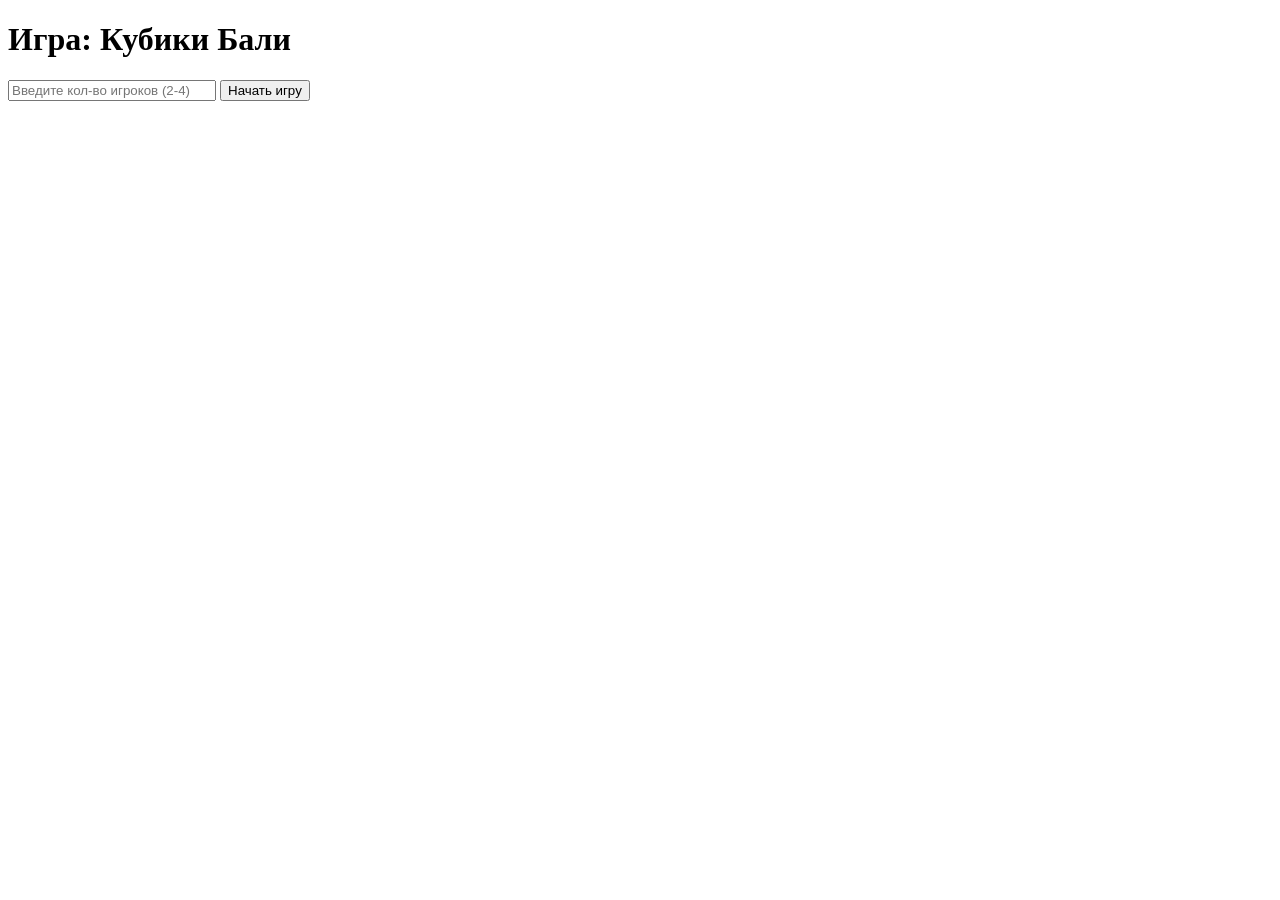
<file: Bali_cubes/index.html>
<!DOCTYPE html>
<html lang="en">
<head>
    <meta charset="UTF-8">
    <meta http-equiv="X-UA-Compatible" content="IE=edge">
    <meta name="viewport" content="width=device-width, initial-scale=1.0">
    <title>Document</title>
    <link rel="stylesheet" href="style.css">
</head>
<body>
    <h1>Игра: Кубики Бали</h1>
    <div id="layout">
        <div id="setup">
            <input type="number" id="playerCount" min="2" max="4" placeholder="Введите кол-во игроков (2-4)">
            <button onclick="startGame()">Начать игру</button>
            <p id="error-message" style="color: red;"></p>
        </div>

                
        <div id="gameBoard"></div>
        <div id="cards"></div>
        <p id="resultDice"></p>
        <div id="restartContainer"></div>
        <!-- <button class="decorate-button" id="rollDice"> Бросить кубики</button> -->
    </div>
    <script src="main.js"></script>
</body>
</html>
</file>
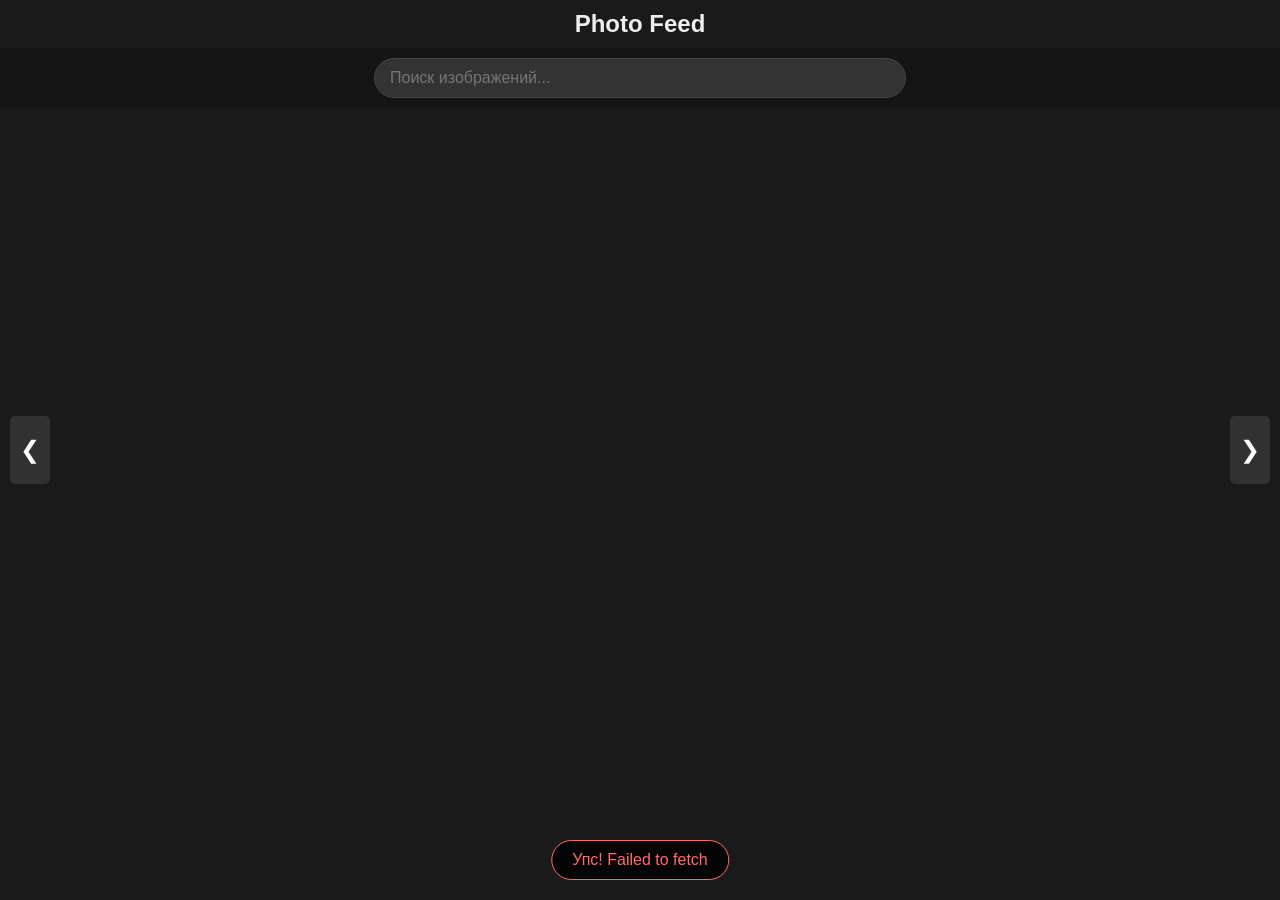
<file: feed/index.html>
<!DOCTYPE html>
<html lang="ru">
<head>
    <meta charset="UTF-8">
    <meta name="viewport" content="width=device-width, initial-scale=1.0">
    <title>Горизонтальная галерея фото</title>
    <link rel="stylesheet" href="style.css">
</head>
<body>

    <h1>Photo Feed</h1>

    <div class="search-container">
        <input type="text" id="search-input" placeholder="Поиск изображений...">
    </div>

    <div class="gallery-wrapper" id="gallery-wrapper">
        <div id="gallery-container">
            <div id="sentinel"></div>
        </div>
    </div>

    <button class="nav-btn" id="prev-btn">&#10094;</button>
    <button class="nav-btn" id="next-btn">&#10095;</button>

    <div class="status-area">
        <div id="status-loading" class="status-msg loading">Загрузка новых фото...</div>
        <div id="status-error" class="status-msg error"></div>
        <div id="status-empty" class="status-msg empty">Ничего не найдено :(</div>
    </div>

<script src="scr.js"></script>
</body>
</html>
</file>
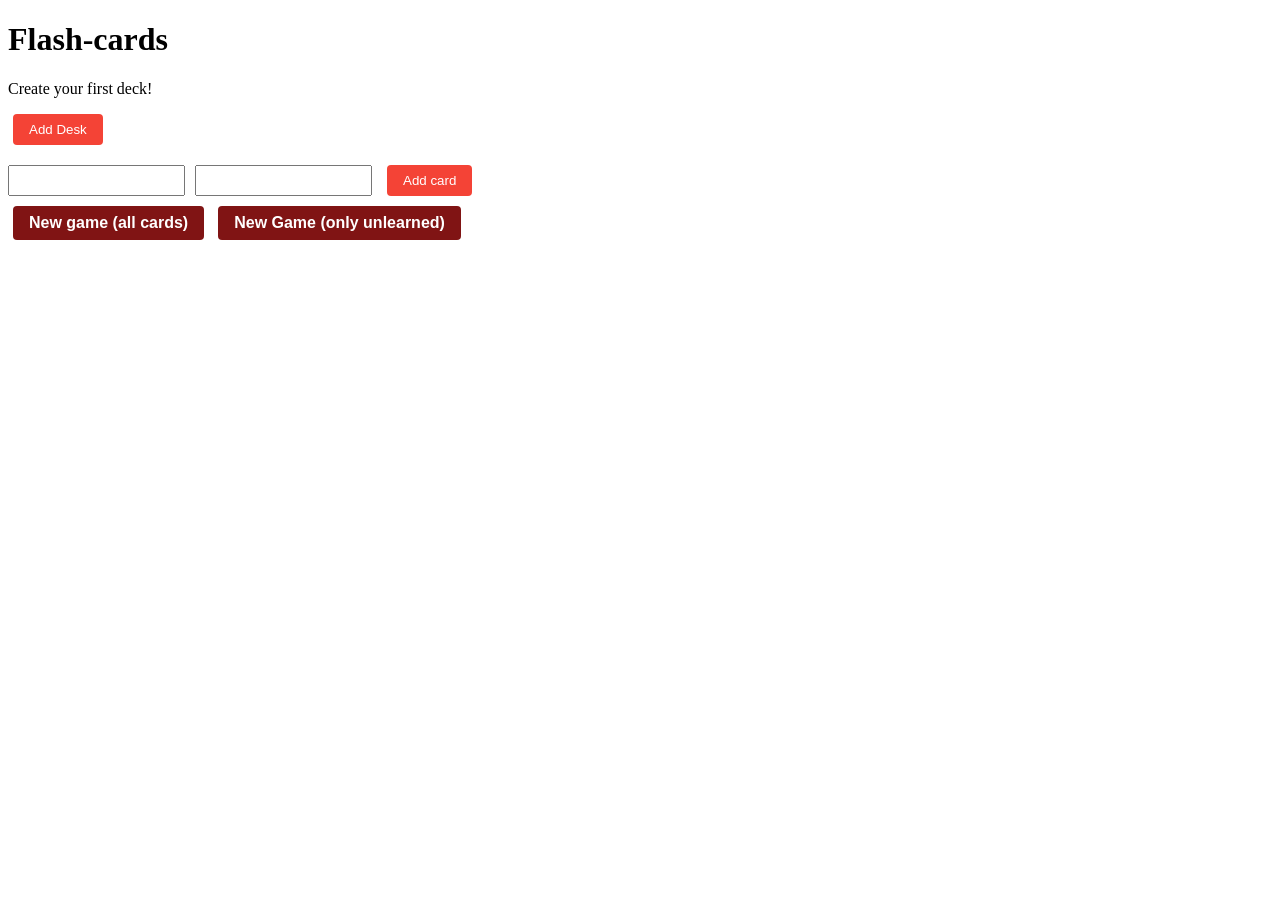
<file: flashcards/index.html>
<!DOCTYPE html>
<html lang="en">
<head>
    <meta charset="UTF-8">
    <meta http-equiv="X-UA-Compatible" content="IE=edge">
    <meta name="viewport" content="width=device-width, initial-scale=1.0">
    <link rel="stylesheet" href="styles.css">
    <title>Flash-cards</title>
</head>
<body>
    <h1>Flash-cards</h1>
    <p id="hi-message">Create your first deck!</p>
    <button id="add-deck">Add Desk</button>
    <div id="deckList"></div>

    <div class="add-card-form">
        <input type="text" id="card-front">
        <input type="text" id="card-back">


        <button id="add-card-button">Add card</button>
    </div>
    
    <div class="game-buttons">
        <button id="new-all-card-game">New game (all cards)</button>
        <button id="new-nonlearned-game"> New Game (only unlearned)</button>
    </div>
    <p id="error-message" style="color: red;"></p>

    <div id="cards-list"></div>

    <script src="app.js"></script>
</body>
</html>
</file>
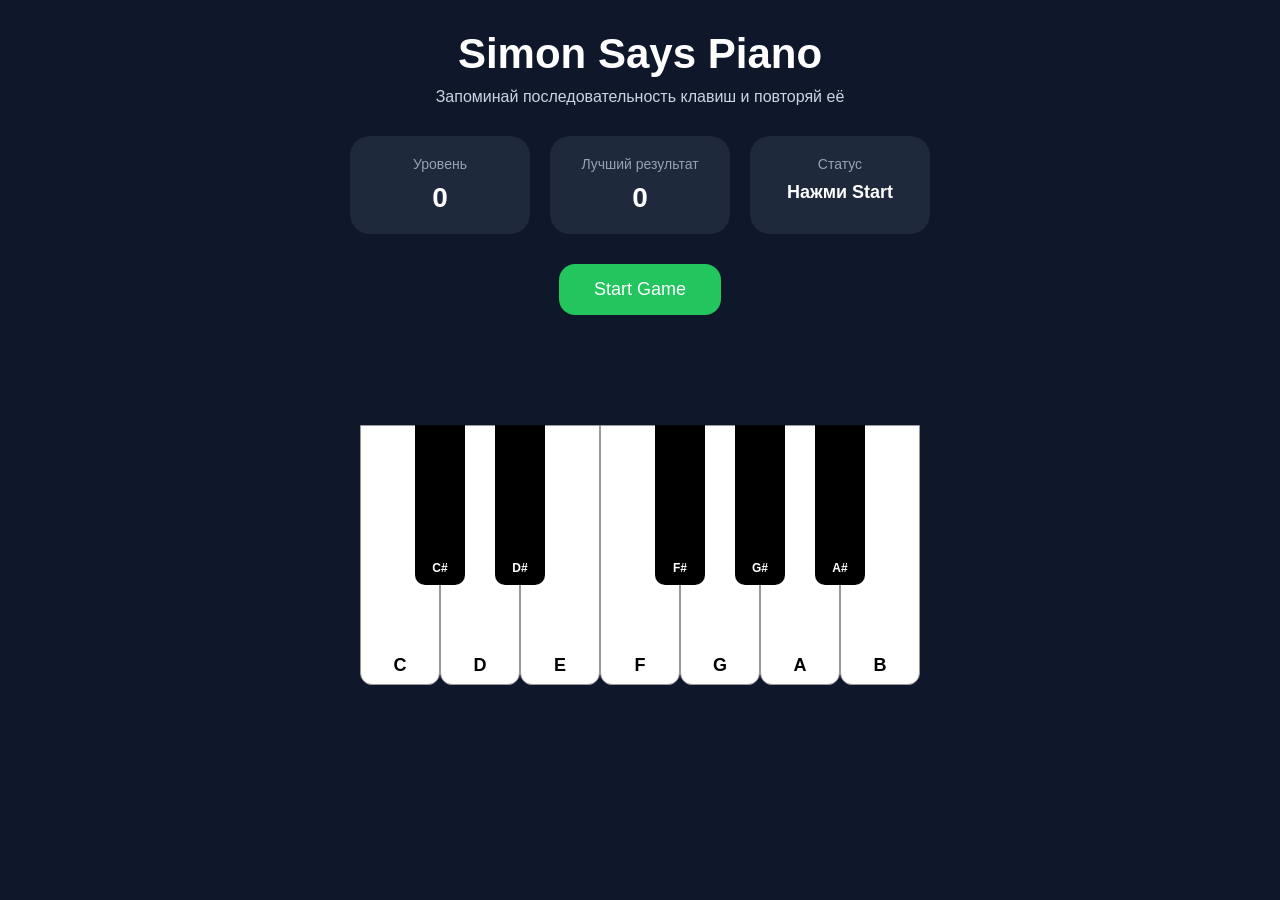
<file: Symon_says/index.html>
<!DOCTYPE html>
<html lang="ru">
<head>
  <meta charset="UTF-8" />
  <meta name="viewport" content="width=device-width, initial-scale=1.0" />
  <title>Simon Says Piano</title>
  <link rel="stylesheet" href="style.css">
</head>
<body>
  <div class="game-container">
    <h1>Simon Says Piano</h1>
    <p class="subtitle">
      Запоминай последовательность клавиш и повторяй её
    </p>

    <div class="info-panel">
      <div class="info-card">
        <span class="label">Уровень</span>
        <span id="level">0</span>
      </div>

      <div class="info-card">
        <span class="label">Лучший результат</span>
        <span id="best-score">0</span>
      </div>

      <div class="info-card">
        <span class="label">Статус</span>
        <span id="status">Нажми Start</span>
      </div>
    </div>

    <button id="start-btn">Start Game</button>

    <div id="countdown"></div>

    <div class="piano-wrapper">
      <div class="piano">
        <button class="key white" data-index="0">C</button>
        <button class="key black black-1" data-index="1">C#</button>

        <button class="key white" data-index="2">D</button>
        <button class="key black black-2" data-index="3">D#</button>

        <button class="key white" data-index="4">E</button>
        <button class="key white" data-index="5">F</button>
        <button class="key black black-3" data-index="6">F#</button>

        <button class="key white" data-index="7">G</button>
        <button class="key black black-4" data-index="8">G#</button>

        <button class="key white" data-index="9">A</button>
        <button class="key black black-5" data-index="10">A#</button>

        <button class="key white" data-index="11">B</button>
      </div>
    </div>
  </div>

  <script src="script.js"></script>
</body>
</html>
</file>
<file: Bali_cubes/style.css>
.decorate-button{
    background-color: #F5F5DC;
}
input{
  width: 200px;
}
#cards {
    display: flex;
    gap: 10px;
    flex-wrap: wrap;
    margin-bottom: 20px;
  }
  
.card {
  width: 30px;
  height: 20px;
  display: flex;
  align-items: center;
  justify-content: center;

  border: 3px solid orange;
  background-color: #ffe5cc;
  border-radius: 8px;
  font-weight: bold;
}

.card.used {
  background-color: lightgray;
  border: 3px solid gray;
  color: #555;
}

#gameBoard {
  display: flex;
  flex-direction: column;
  align-items: center;
  gap: 20px;
}

.middle-row {
  display: flex;
  align-items: center;
  gap: 40px;
}

.player-area.vertical {
  display: flex;
  flex-direction: column;
  gap: 5px;
}

.player-area.horizontal {
  display: flex;
  gap: 5px;
}

#centerArea {
  display: flex;
  flex-direction: column;
  align-items: center;
  gap: 20px;
}

#layout {
  display: flex;
  justify-content: flex-start;
  align-items: flex-start;
  gap: 35px;
}

#leftSide {
  flex: 1;
}

#rightSide {
  width: 250px;
  display: flex;
  flex-direction: column;
  gap: 20px;
}

.player-block {
  margin-bottom: 25px;
}

.player-cards {
  display: flex;
  gap: 8px;
  flex-wrap: wrap;
}

.player-title {
  font-weight: bold;
  margin-bottom: 8px;
}

.rollDice {
  margin-top: auto; 
  width: 120px;
}

#resultDice {
  min-height: 110px;
}
</file>
<file: feed/style.css>
:root {
    --bg-color: #1a1a1a;
    --text-color: #eee;
    --card-bg: #2a2a2a;
    --accent: #ffc107;
}

body {
    font-family: 'Segoe UI', Roboto, Helvetica, Arial, sans-serif;
    background-color: var(--bg-color);
    color: var(--text-color);
    margin: 0;
    padding: 0;
    display: flex;
    flex-direction: column;
    height: 100vh;
    overflow: hidden;
}

h1 {
    text-align: center;
    margin: 10px 0;
    font-size: 1.5rem;
}

.search-container {
    padding: 10px 20px;
    display: flex;
    justify-content: center;
    background: rgba(0,0,0,0.2);
}

#search-input {
    width: 100%;
    max-width: 500px;
    padding: 10px 15px;
    font-size: 16px;
    border: 1px solid #444;
    border-radius: 20px;
    background: #333;
    color: white;
    outline: none;
}
#search-input:focus { border-color: var(--accent); }

.gallery-wrapper {
    flex: 1;
    display: flex;
    align-items: center;
    overflow-x: auto;
    overflow-y: hidden;
    padding: 20px 0;
    scroll-behavior: smooth; 
    scrollbar-width: thin;
    scrollbar-color: var(--accent) #333;
}

#gallery-container {
    display: flex;
    padding: 0 50px;
}


.photo-card {
    flex: 0 0 auto;
    width: 300px;
    height: 400px;
    margin-right: 20px;
    background: var(--card-bg);
    border-radius: 12px;
    overflow: hidden;
    box-shadow: 0 4px 15px rgba(0,0,0,0.5);
    display: flex;
    flex-direction: column;
    transition: transform 0.3s ease;
    animation: fadeIn 0.5s ease;
}

@keyframes fadeIn {
    from { opacity: 0; transform: translateX(50px); }
    to { opacity: 1; transform: translateX(0); }
}

.photo-card:hover { transform: translateY(-5px); }

.photo-card img {
    width: 100%;
    height: 300px;
    object-fit: cover;
    border-bottom: 2px solid var(--accent);
}

.photo-card-info {
    padding: 15px;
    flex: 1;
    display: flex;
    flex-direction: column;
    justify-content: space-between;
}

.photo-title {
    font-size: 0.9rem;
    margin: 0;
    text-transform: capitalize;
    display: -webkit-box;
    -webkit-line-clamp: 2;
    -webkit-box-orient: vertical;
    overflow: hidden;
}

.photo-id { font-size: 0.75rem; color: #888; margin-top: 5px; }

.status-area {
    position: fixed;
    bottom: 20px;
    left: 50%;
    transform: translateX(-50%);
    z-index: 100;
    text-align: center;
}

.status-msg { background: rgba(0,0,0,0.8); padding: 10px 20px; border-radius: 20px; display: none;}
.error { color: #ff6b6b; border: 1px solid #ff6b6b; display: block; }
.loading { color: var(--accent); display: block;}
.empty { color: #ccc; display: block;}

#sentinel {
    flex: 0 0 auto;
    width: 50px;
    height: 100%;
}

.nav-btn {
    position: fixed;
    top: 50%;
    transform: translateY(-50%);
    background: rgba(255,255,255,0.1);
    color: white;
    border: none;
    padding: 20px 10px;
    cursor: pointer;
    font-size: 1.5rem;
    z-index: 10;
    border-radius: 5px;
}
.nav-btn:hover { background: rgba(255,255,255,0.2); }
#prev-btn { left: 10px; }
#next-btn { right: 10px; }
</file>
<file: flashcards/styles.css>
.hidden{
  display: none;
}

.card {
  display: flex;
  align-items: center;
  justify-content: center;
  width: 350px;
  gap: 12px;
  padding: 14px 16px;
  margin-top: 8px;
  border: 1px solid #ddd;
  border-radius: 10px;
  background: #fff;
  cursor: pointer;
  user-select: none;
  transition: transform 120ms ease, box-shadow 120ms ease;
}

.deck-container{
  display: flex;
  align-items: center;
  justify-content: center;
  gap: 5px;
  padding: 1px 2px;
  margin-top: 8px;
  border: 1px solid rgb(24, 14, 14);
  border-radius: 10px;
  background: #fff;
}

.card.edit-mode {
  background-color: #f9f9f9;
  width: 400px;
  margin: 10px;
}

.card.card.game-mode {
  width: 400px;
  height: 350px;
  font-size: 24px;
}

.card.game-mode .card-text{
  position: absolute;
}

.card:hover{
  transform: translateY(-1px);
  box-shadow: 0 6px 18px rgba(0,0,0,0.08);
}


.card-text{
  /* position: absolute; */
  flex: 1;
  font-size: 16px;
  line-height: 1.3;
}

button {
  background-color: #f44336;
  color: white;
  border: none;
  padding: 8px 16px;
  border-radius: 4px;
  cursor: pointer;
  margin: 0px 5px;
}

button:disabled {
  opacity: 0.5;
  cursor: default;
  background-color: #f4433697;

}

.add-card-form{
    display: flex;
    margin: 10px 0 10px 0;
    gap: 10px;
}

.game-buttons button{
  background-color: #801414;
  font-weight: 600;
  font-size: 16px;
  color: white;
  border: none;
  padding: 8px 16px;
  border-radius: 4px;
  cursor: pointer;
}

.current-game{
  display: flex;
  align-items: center;
  justify-content: center;
  gap: 20px;
}

.buttons-container {
  display: flex;
  justify-content: space-between; 
  gap: 20px;
  margin-top: 20px;
}

.input-deckname{
  margin: 0 5px;
}

.current-deck{
  font-weight: 500;
  border: 2.5px solid black;
  background-color: #b10e0e;
}

.deck-button{
  margin: 10px 5px;
}

#deckList {
  display: flex;
  flex-wrap: wrap;
  gap: 15px;
  margin-top: 10px;
}
</file>
<file: Symon_says/style.css>
* {
    margin: 0;
    padding: 0;
    box-sizing: border-box;
  }
  
  body {
    background: #0f172a;
    font-family: Arial, sans-serif;
    color: white;
    min-height: 100vh;
    padding: 30px;
  }
  
  .game-container {
    max-width: 1100px;
    margin: 0 auto;
    text-align: center;
  }
  
  h1 {
    font-size: 42px;
    margin-bottom: 10px;
  }
  
  .subtitle {
    color: #cbd5e1;
    margin-bottom: 30px;
  }
  
  .info-panel {
    display: flex;
    justify-content: center;
    gap: 20px;
    flex-wrap: wrap;
    margin-bottom: 30px;
  }
  
  .info-card {
    background: #1e293b;
    padding: 20px;
    border-radius: 20px;
    min-width: 180px;
  }
  
  .label {
    display: block;
    color: #94a3b8;
    margin-bottom: 10px;
    font-size: 14px;
  }
  
  .info-card span:last-child {
    font-size: 28px;
    font-weight: bold;
  }
  
  #status {
    font-size: 18px;
  }
  
  #start-btn {
    padding: 15px 35px;
    font-size: 18px;
    border: none;
    border-radius: 16px;
    background: #22c55e;
    color: white;
    cursor: pointer;
    margin-bottom: 30px;
    transition: 0.2s;
  }
  
  #start-btn:hover {
    background: #16a34a;
  }
  
  #start-btn:disabled {
    background: #475569;
    cursor: not-allowed;
  }
  
  #countdown {
    height: 60px;
    font-size: 48px;
    font-weight: bold;
    color: #facc15;
    margin-bottom: 20px;
  }
  
  .piano-wrapper {
    overflow-x: auto;
  }
  
  .piano {
    position: relative;
    width: 560px;
    height: 260px;
    margin: 0 auto;
  }
  
  .white {
    width: 80px;
    height: 260px;
    background: white;
    border: 1px solid #999;
    border-radius: 0 0 12px 12px;
    position: relative;
    float: left;
    color: black;
    font-weight: bold;
    font-size: 18px;
    padding-top: 220px;
    cursor: pointer;
  }
  
  .black {
    position: absolute;
    width: 50px;
    height: 160px;
    background: black;
    color: white;
    border: none;
    border-radius: 0 0 10px 10px;
    z-index: 10;
    font-size: 12px;
    font-weight: bold;
    padding-top: 125px;
    cursor: pointer;
  }
  
  .black-1 {
    left: 55px;
  }
  
  .black-2 {
    left: 135px;
  }
  
  .black-3 {
    left: 295px;
  }
  
  .black-4 {
    left: 375px;
  }
  
  .black-5 {
    left: 455px;
  }
  
  .white.active {
    background: #fde68a;
  }
  
  .black.active {
    background: #fb923c;
  }
  
  .instructions {
    margin-top: 40px;
    background: #1e293b;
    padding: 25px;
    border-radius: 20px;
    text-align: left;
  }
  
  .instructions h2 {
    margin-bottom: 15px;
  }
  
  .instructions ul {
    padding-left: 20px;
  }
  
  .instructions li {
    margin-bottom: 10px;
    color: #cbd5e1;
  }
</file>
